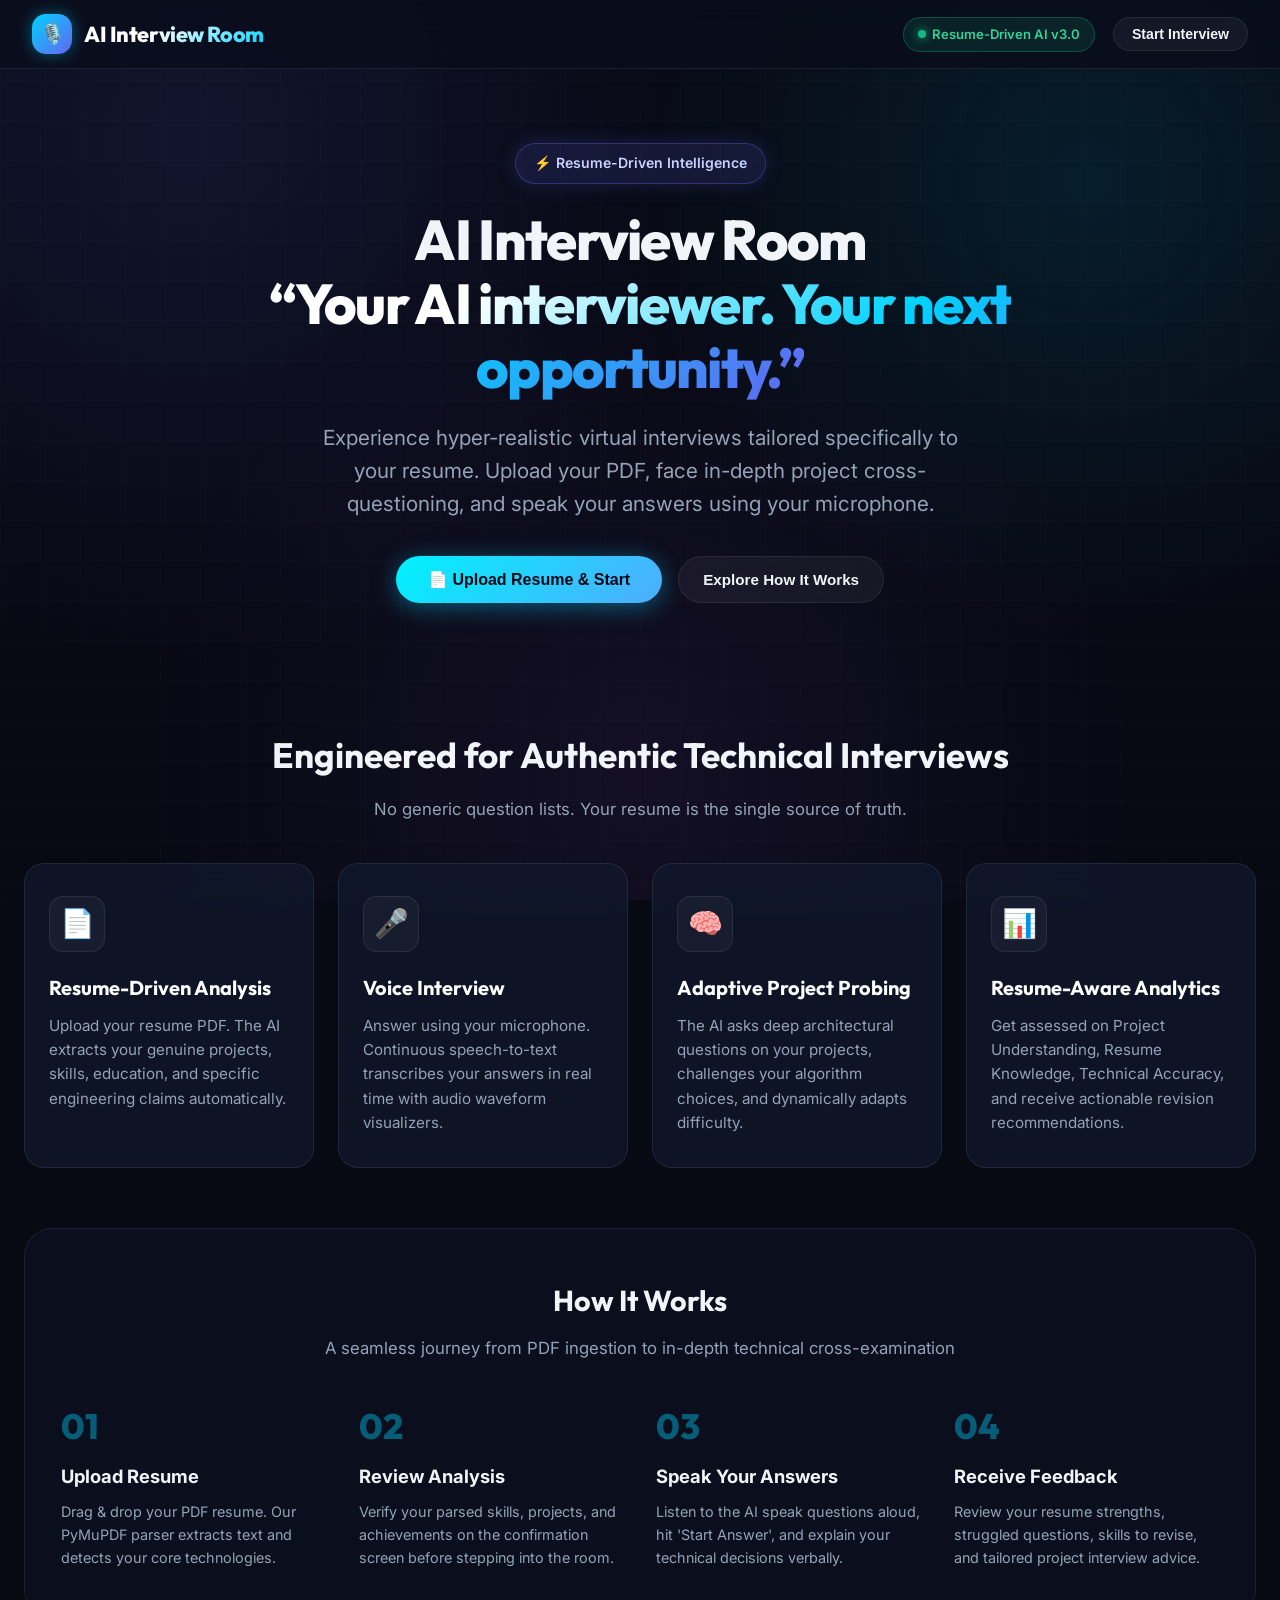
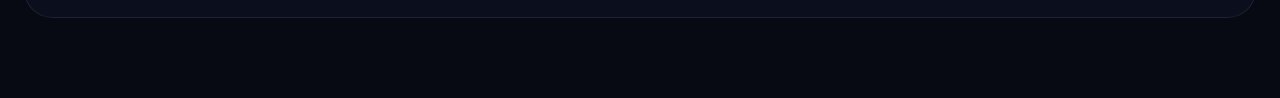
<file: templates/index.html>
<!DOCTYPE html>
<html lang="en">
<head>
  <meta charset="UTF-8">
  <meta name="viewport" content="width=device-width, initial-scale=1.0">
  <title>AI Interview Room | Resume-Driven AI Mock Interviews</title>
  <meta name="description" content="AI Interview Room is a realistic resume-driven mock interview system. Upload your resume PDF and experience personalized voice interviews, dynamic project deep dives, and instant performance analysis.">
  <link rel="stylesheet" href="/static/css/style.css">
</head>
<body>

  <!-- =========================================================================
       NAVIGATION BAR
       ========================================================================= -->
  <header>
    <nav class="navbar">
      <div class="nav-container">
        <a class="brand-logo" id="navBrandLink">
          <div class="brand-icon">🎙️</div>
          <span class="brand-name">AI Interview Room</span>
        </a>
        <div class="nav-links">
          <div class="nav-badge">
            <span class="pulse-dot"></span>
            <span>Resume-Driven AI v3.0</span>
          </div>
          <button class="btn-secondary" id="navStartBtn" style="padding: 8px 18px; font-size: 0.88rem;">Start Interview</button>
        </div>
      </div>
    </nav>
  </header>

  <!-- =========================================================================
       VIEW 1: LANDING PAGE (HOME)
       ========================================================================= -->
  <main>
    <section class="view-section active" id="homeView">
      <div class="hero-section">
        <div class="hero-tag">
          <span>⚡ Resume-Driven Intelligence</span>
        </div>
        <h1 class="hero-title">
          AI Interview Room<br>
          <span class="gradient-text">“Your AI interviewer. Your next opportunity.”</span>
        </h1>
        <p class="hero-subtitle">
          Experience hyper-realistic virtual interviews tailored specifically to your resume. Upload your PDF, face in-depth project cross-questioning, and speak your answers using your microphone.
        </p>

        <div class="hero-cta-group">
          <button class="btn-primary" id="heroStartBtn">
            <span>📄 Upload Resume & Start</span>
          </button>
          <button class="btn-secondary" id="heroHowItWorksBtn">
            <span>Explore How It Works</span>
          </button>
        </div>
      </div>

      <!-- Features Section -->
      <div class="features-container">
        <div class="section-header">
          <h2 class="section-title">Engineered for Authentic Technical Interviews</h2>
          <p class="section-subtitle">No generic question lists. Your resume is the single source of truth.</p>
        </div>

        <div class="features-grid">
          <div class="feature-card">
            <div class="feature-icon-wrapper">📄</div>
            <h3 class="feature-title">Resume-Driven Analysis</h3>
            <p class="feature-desc">Upload your resume PDF. The AI extracts your genuine projects, skills, education, and specific engineering claims automatically.</p>
          </div>

          <div class="feature-card">
            <div class="feature-icon-wrapper">🎤</div>
            <h3 class="feature-title">Voice Interview</h3>
            <p class="feature-desc">Answer using your microphone. Continuous speech-to-text transcribes your answers in real time with audio waveform visualizers.</p>
          </div>

          <div class="feature-card">
            <div class="feature-icon-wrapper">🧠</div>
            <h3 class="feature-title">Adaptive Project Probing</h3>
            <p class="feature-desc">The AI asks deep architectural questions on your projects, challenges your algorithm choices, and dynamically adapts difficulty.</p>
          </div>

          <div class="feature-card">
            <div class="feature-icon-wrapper">📊</div>
            <h3 class="feature-title">Resume-Aware Analytics</h3>
            <p class="feature-desc">Get assessed on Project Understanding, Resume Knowledge, Technical Accuracy, and receive actionable revision recommendations.</p>
          </div>
        </div>

        <!-- How It Works Section -->
        <div class="how-it-works" id="howItWorksSection">
          <div class="section-header" style="margin-bottom: 24px;">
            <h2 class="section-title" style="font-size: 1.8rem;">How It Works</h2>
            <p class="section-subtitle">A seamless journey from PDF ingestion to in-depth technical cross-examination</p>
          </div>

          <div class="steps-grid">
            <div class="step-card">
              <div class="step-number">01</div>
              <h4 class="step-title">Upload Resume</h4>
              <p class="step-desc">Drag & drop your PDF resume. Our PyMuPDF parser extracts text and detects your core technologies.</p>
            </div>
            <div class="step-card">
              <div class="step-number">02</div>
              <h4 class="step-title">Review Analysis</h4>
              <p class="step-desc">Verify your parsed skills, projects, and achievements on the confirmation screen before stepping into the room.</p>
            </div>
            <div class="step-card">
              <div class="step-number">03</div>
              <h4 class="step-title">Speak Your Answers</h4>
              <p class="step-desc">Listen to the AI speak questions aloud, hit 'Start Answer', and explain your technical decisions verbally.</p>
            </div>
            <div class="step-card">
              <div class="step-number">04</div>
              <h4 class="step-title">Receive Feedback</h4>
              <p class="step-desc">Review your resume strengths, struggled questions, skills to revise, and tailored project interview advice.</p>
            </div>
          </div>
        </div>
      </div>
    </section>

    <!-- =========================================================================
         VIEW 2: RESUME UPLOAD & CONFIRMATION
         ========================================================================= -->
    <section class="view-section" id="setupView">
      <!-- Step A: Upload Resume Screen -->
      <div class="setup-card" id="resumeUploadCard">
        <div class="setup-header">
          <h2 class="setup-title">Upload Your Resume</h2>
          <p class="setup-subtitle">Our AI interviewer will analyze your resume and create a personalized interview.</p>
        </div>

        <div class="upload-dropzone" id="resumeDropzone">
          <div class="dropzone-icon">📄</div>
          <div class="dropzone-text-primary">Drag &amp; Drop your resume PDF here</div>
          <div class="dropzone-text-secondary">or</div>
          <button type="button" class="btn-secondary" id="browseFilesBtn" style="padding: 10px 24px;">
            <span>Browse Files</span>
          </button>
          <input type="file" id="resumeFileInput" accept=".pdf,application/pdf" style="display: none;">
          <div class="dropzone-hint">Supports text-based PDF resumes (max 10MB)</div>
        </div>

        <!-- Selected File Status Badge -->
        <div class="selected-file-chip" id="selectedFileChip" style="display: none;">
          <div class="file-chip-info">
            <span class="file-chip-icon">📑</span>
            <div>
              <div class="file-chip-name" id="selectedFileName">resume.pdf</div>
              <div class="file-chip-size" id="selectedFileSize">1.2 MB</div>
            </div>
          </div>
          <button type="button" class="file-chip-remove" id="removeFileBtn" title="Remove selected file">&times;</button>
        </div>

        <!-- Upload & Analysis Action -->
        <div style="text-align: center; margin-top: 28px;">
          <button type="button" class="btn-primary" id="analyzeResumeBtn" style="width: 100%; padding: 18px;" disabled>
            <span>⚡ Analyze Resume</span>
          </button>
        </div>

        <!-- Progress State -->
        <div class="evaluating-banner" id="uploadProgressBanner" style="display: none; margin-top: 20px;">
          <div class="spinner"></div>
          <span id="uploadProgressText">Extracting PDF text and analyzing your technical profile...</span>
        </div>
      </div>

      <!-- Step B: Resume Analysis Confirmation Screen (Initially Hidden) -->
      <div class="setup-card" id="resumeConfirmationCard" style="display: none;">
        <div class="confirmation-badge-row">
          <span class="confirmation-pill">Resume Analysis Complete ✓</span>
        </div>

        <div class="setup-header" style="margin-bottom: 24px; text-align: left;">
          <h2 class="setup-title" id="confirmedCandidateName">Sudarshan Reddy</h2>
          <p class="setup-subtitle" id="confirmedCandidateEducation">B.Tech in Computer Science & Engineering</p>
        </div>

        <!-- Detected Skills -->
        <div class="confirmation-section">
          <div class="confirmation-section-title">
            <span>💻</span> Skills Detected (<span id="skillsCountBadge">0</span>)
          </div>
          <div class="skills-tag-cloud" id="confirmedSkillsList">
            <!-- Skill chips populated here -->
          </div>
        </div>

        <!-- Projects Detected -->
        <div class="confirmation-section">
          <div class="confirmation-section-title">
            <span>🚀</span> Projects Detected (<span id="projectsCountBadge">0</span>)
          </div>
          <div class="projects-confirmation-list" id="confirmedProjectsList">
            <!-- Project cards populated here -->
          </div>
        </div>

        <!-- Certifications & Experience Grid -->
        <div class="confirmation-grid-2">
          <div class="confirmation-section">
            <div class="confirmation-section-title">
              <span>📜</span> Certifications
            </div>
            <div id="confirmedCertsList" class="confirmation-subtext">No certifications detected</div>
          </div>

          <div class="confirmation-section">
            <div class="confirmation-section-title">
              <span>💼</span> Experience
            </div>
            <div id="confirmedExpList" class="confirmation-subtext">No professional experience detected</div>
          </div>
        </div>

        <!-- Adaptive Notice Banner -->
        <div class="adaptive-notice-banner" style="margin-top: 24px;">
          <div class="notice-icon">🧠</div>
          <div class="notice-text">
            <strong>“The AI will determine the length of the interview based on your performance.”</strong>
            <div style="font-size: 0.82rem; color: #94a3b8; margin-top: 2px;">
              Your resume is the source of truth. The AI will probe your projects, algorithms, and engineering decisions.
            </div>
          </div>
        </div>

        <!-- Action Buttons -->
        <div class="confirmation-actions-row">
          <button type="button" class="btn-primary" id="launchInterviewBtn" style="padding: 18px 36px;">
            <span>🎙️ Start AI Interview</span>
          </button>
          <button type="button" class="btn-secondary" id="reuploadResumeBtn" style="padding: 18px 24px;">
            <span>Upload Different Resume</span>
          </button>
        </div>
      </div>
    </section>

    <!-- =========================================================================
         VIEW 3: AI INTERVIEW ROOM
         ========================================================================= -->
    <section class="view-section" id="roomView">
      <!-- Room Topbar -->
      <div class="room-topbar">
        <div class="room-meta-left">
          <div class="interview-badge" id="roomTypeBadge">Resume-Driven Interview</div>
          <div class="difficulty-badge diff-medium" id="roomDifficultyBadge">Medium</div>
          <div class="room-timer" title="Elapsed interview duration">
            <span>⏱️</span>
            <span id="interviewElapsedTimer">00:00</span>
          </div>
        </div>

        <div class="room-meta-right">
          <button class="btn-icon-toggle" id="ttsVoiceToggle" title="Mute/Unmute AI Voice">
            <span id="ttsIcon">🔊</span>
          </button>
          <button class="btn-icon-toggle" id="webcamToggle" title="Toggle Webcam Preview">
            <span id="camIcon">📷</span>
          </button>
          <button class="btn-end-interview" id="earlyEndBtn">End Interview</button>
        </div>
      </div>

      <!-- Video Grid (AI Interviewer & Candidate) -->
      <div class="interview-video-grid">
        <!-- AI Interviewer Tile -->
        <div class="video-card ai-card" id="aiVideoCard">
          <div style="display: flex; justify-content: space-between; width: 100%;">
            <span style="font-size: 0.85rem; font-weight: 700; color: #818cf8;">AI INTERVIEWER</span>
            <span id="aiVoiceModelLabel" style="font-size: 0.78rem; color: #94a3b8;">Neural Voice</span>
          </div>

          <div class="ai-card-content">
            <div class="avatar-container">
              <div class="avatar-ring avatar-ring-1"></div>
              <div class="avatar-ring avatar-ring-2"></div>
              <div class="avatar-core" id="aiAvatarCore">🤖</div>
            </div>

            <div class="ai-status-tag" id="aiStatusTag">
              <div class="sound-waves" id="aiSoundWaves">
                <span class="sound-bar"></span>
                <span class="sound-bar"></span>
                <span class="sound-bar"></span>
                <span class="sound-bar"></span>
                <span class="sound-bar"></span>
              </div>
              <span id="aiStatusText">AI Ready</span>
            </div>
          </div>

          <div style="font-size: 0.8rem; color: var(--text-dim); text-align: center;">
            Grounding Source: Candidate Resume
          </div>
        </div>

        <!-- Candidate Video Tile -->
        <div class="video-card candidate-card" id="candidateVideoCard">
          <video id="webcamVideoElement" class="webcam-stream" autoplay playsinline muted></video>
          
          <div class="candidate-avatar-placeholder" id="candidatePlaceholder">
            <div class="candidate-avatar-circle">🎓</div>
            <span style="font-size: 0.9rem; color: var(--text-muted);">Webcam Preview Available</span>
          </div>

          <div class="candidate-name-overlay">
            <span id="candidateDisplayName">Alex Rivera</span> &bull; <span id="candidateDisplayCollege">University</span>
          </div>

          <div class="audio-level-meter" id="audioLevelMeter">
            <div class="audio-level-fill" id="audioLevelFill"></div>
          </div>
        </div>
      </div>

      <!-- Question Banner Card -->
      <div class="question-banner-card">
        <div class="question-meta-row">
          <div class="question-counter-pill">
            <span>❓</span>
            <span id="questionCounterLabel">Question 1</span>
          </div>
          <div style="display: flex; gap: 10px; align-items: center;">
            <span class="question-category-tag" id="questionCategoryTag">Introduction</span>
            <div id="followupBadgeContainer" style="display: none;">
              <span class="followup-badge">🧠 Follow-up</span>
            </div>
          </div>
        </div>

        <div class="question-text-box" id="questionTextBox">
          Loading question from interviewer...
        </div>
      </div>

      <!-- Microphone & Answer Panel -->
      <div class="mic-interaction-panel">
        <div class="mic-status-row">
          <div class="mic-status-indicator" id="micStatusIndicator">
            <div class="recording-dot" id="recordingDot"></div>
            <span id="micStatusText">Microphone Ready. Click Start Answer to speak.</span>
          </div>
          <div class="recording-timer" id="recordingTimer">00:00</div>
        </div>

        <!-- Live Transcript Box -->
        <div class="transcript-container">
          <div class="transcript-label">Transcribed Answer (Editable)</div>
          <div class="transcript-content" id="liveTranscriptBox" contenteditable="true" spellcheck="false" placeholder="Your transcribed answer will appear here in real-time as you speak..."></div>
        </div>

        <!-- Microphone Controls -->
        <div class="mic-controls-row">
          <div class="mic-primary-actions">
            <!-- Start Answer Button -->
            <button class="btn-mic-action btn-start-answer" id="startAnswerBtn">
              <span>🎤</span>
              <span>Start Answer</span>
            </button>

            <!-- Stop Answer Button -->
            <button class="btn-mic-action btn-stop-answer" id="stopAnswerBtn">
              <span>⏹️</span>
              <span>Stop Answer</span>
            </button>

            <!-- Retry Recording Button -->
            <button class="btn-retry" id="retryAnswerBtn" title="Discard and re-record your answer">
              <span>🔄 Retry</span>
            </button>
          </div>

          <div>
            <!-- Submit Answer Button -->
            <button class="btn-mic-action btn-submit-answer" id="submitAnswerBtn" disabled>
              <span>🚀 Submit Answer</span>
            </button>
          </div>
        </div>

        <!-- Evaluating Banner -->
        <div class="evaluating-banner" id="evaluatingBanner">
          <div class="spinner"></div>
          <span>AI is analyzing your response against your resume claims...</span>
        </div>
      </div>
    </section>

    <!-- =========================================================================
         VIEW 4: RESUME-AWARE PERFORMANCE ANALYSIS DASHBOARD
         ========================================================================= -->
    <section class="view-section" id="reportView">
      <div class="report-header-card">
        <!-- Circular Score Ring -->
        <div class="score-gauge-container">
          <div class="score-circle" id="reportScoreCircle" style="--score-pct: 85;">
            <div class="score-circle-inner">
              <span class="score-value" id="reportOverallScore">85</span>
              <span class="score-total">/ 100</span>
            </div>
          </div>
        </div>

        <!-- Candidate & Verdict Meta -->
        <div class="report-meta">
          <div style="margin-bottom: 12px;">
            <span class="recommendation-pill badge-strong-hire" id="reportRecBadge">Strong Hire</span>
          </div>
          <h2 id="reportCandidateTitle">Interview Performance Analysis</h2>
          <p id="reportSummaryVerdict">
            Comprehensive resume verification completed.
          </p>
          <div style="display: flex; gap: 24px; font-size: 0.9rem; color: var(--text-muted); flex-wrap: wrap;">
            <div><strong>Education:</strong> <span id="reportMetaEducation">B.Tech</span></div>
            <div><strong>Skills Evaluated:</strong> <span id="reportMetaSkills">8</span></div>
            <div><strong>Questions:</strong> <span id="reportMetaQuestions">5</span></div>
            <div><strong>Duration:</strong> <span id="reportMetaDuration">08:42</span></div>
          </div>
        </div>
      </div>

      <!-- Metric Bars and Strengths Grid -->
      <div class="report-grid-2">
        <!-- 6 Core Resume & Technical Metrics -->
        <div class="report-subcard">
          <h3 class="subcard-title">
            <span>📊</span> Competency Breakdown
          </h3>

          <div class="metric-row">
            <div class="metric-info">
              <span>Technical Knowledge</span>
              <span id="metricAccuracyVal">88%</span>
            </div>
            <div class="metric-bar-bg">
              <div class="metric-bar-fill" id="metricAccuracyBar" style="width: 88%;"></div>
            </div>
          </div>

          <div class="metric-row">
            <div class="metric-info">
              <span>Project Understanding</span>
              <span id="metricProjVal">85%</span>
            </div>
            <div class="metric-bar-bg">
              <div class="metric-bar-fill" id="metricProjBar" style="width: 85%;"></div>
            </div>
          </div>

          <div class="metric-row">
            <div class="metric-info">
              <span>Resume Knowledge & Authenticity</span>
              <span id="metricAuthVal">90%</span>
            </div>
            <div class="metric-bar-bg">
              <div class="metric-bar-fill" id="metricAuthBar" style="width: 90%;"></div>
            </div>
          </div>

          <div class="metric-row">
            <div class="metric-info">
              <span>Problem Solving & Depth</span>
              <span id="metricDepthVal">80%</span>
            </div>
            <div class="metric-bar-bg">
              <div class="metric-bar-fill" id="metricDepthBar" style="width: 80%;"></div>
            </div>
          </div>

          <div class="metric-row">
            <div class="metric-info">
              <span>Communication</span>
              <span id="metricClarityVal">85%</span>
            </div>
            <div class="metric-bar-bg">
              <div class="metric-bar-fill" id="metricClarityBar" style="width: 85%;"></div>
            </div>
          </div>

          <div class="metric-row">
            <div class="metric-info">
              <span>Confidence</span>
              <span id="metricConfidenceVal">86%</span>
            </div>
            <div class="metric-bar-bg">
              <div class="metric-bar-fill" id="metricConfidenceBar" style="width: 86%;"></div>
            </div>
          </div>
        </div>

        <!-- Resume Strengths & Weak Areas -->
        <div class="report-subcard">
          <h3 class="subcard-title">
            <span>🎯</span> Resume Strengths & Gaps
          </h3>

          <div style="margin-bottom: 20px;">
            <div style="font-size: 0.85rem; font-weight: 700; color: #34d399; margin-bottom: 8px; text-transform: uppercase;">
              Resume Strengths
            </div>
            <ul class="bullet-list" id="reportStrengthsList">
              <li class="bullet-item"><span class="bullet-icon">✅</span> Confirmed strong grasp of project architecture.</li>
            </ul>
          </div>

          <div style="margin-bottom: 20px;">
            <div style="font-size: 0.85rem; font-weight: 700; color: #fb7185; margin-bottom: 8px; text-transform: uppercase;">
              Weak Areas
            </div>
            <ul class="bullet-list" id="reportImprovementsList">
              <li class="bullet-item"><span class="bullet-icon">💡</span> Review specific algorithm benchmarks and trade-offs.</li>
            </ul>
          </div>
        </div>
      </div>

      <!-- Revision Recommendations (Skills to Revise & Project Topics to Prepare) -->
      <div class="report-grid-2">
        <div class="report-subcard">
          <h3 class="subcard-title">
            <span>📚</span> Skills You Should Revise
          </h3>
          <div class="skills-tag-cloud" id="reportSkillsToRevise">
            <span class="skill-tag">Python</span>
          </div>
        </div>

        <div class="report-subcard">
          <h3 class="subcard-title">
            <span>🛠️</span> Project Topics You Should Prepare
          </h3>
          <ul class="bullet-list" id="reportProjectTopics">
            <li class="bullet-item"><span class="bullet-icon">📌</span> Review system design and pipeline latency.</li>
          </ul>
        </div>
      </div>

      <!-- Question-by-Question Breakdown -->
      <div class="report-subcard" style="margin-bottom: 32px;">
        <h3 class="subcard-title">
          <span>📝</span> Question-by-Question Audit
        </h3>
        <div class="question-breakdown-list" id="reportQuestionsList">
          <!-- Dynamically populated question cards -->
        </div>
      </div>

      <!-- Report Action Buttons -->
      <div class="report-actions-row">
        <button class="btn-primary" id="reportPrintBtn">
          <span>🖨️ Print / Save Report (PDF)</span>
        </button>
        <button class="btn-secondary" id="reportRetakeBtn">
          <span>🔄 Practice with Another Resume</span>
        </button>
      </div>
    </section>
  </main>

  <!-- Toast Notification Container -->
  <div class="toast-container" id="toastContainer"></div>

  <!-- Scripts -->
  <script src="/static/js/speech.js"></script>
  <script src="/static/js/app.js"></script>
</body>
</html>
</file>
<file: static/css/style.css>
/* ==========================================================================
   AI INTERVIEW ROOM - DESIGN SYSTEM & STYLESHEET (Auth & Dashboard v3.5)
   Aesthetics: Deep Space Dark Theme, Glassmorphism, Neon Cyan & Indigo Accents
   ========================================================================== */

@import url('https://fonts.googleapis.com/css2?family=Inter:wght@300;400;500;600;700;800&family=Outfit:wght@400;500;600;700;800&family=JetBrains+Mono:wght@400;500&display=swap');

:root {
  --bg-dark: #070913;
  --bg-surface: #0e1326;
  --bg-card: rgba(18, 26, 48, 0.7);
  --bg-card-hover: rgba(26, 37, 68, 0.85);
  --border-subtle: rgba(255, 255, 255, 0.08);
  --border-glow: rgba(0, 210, 255, 0.35);
  
  --text-main: #f1f5f9;
  --text-muted: #94a3b8;
  --text-dim: #64748b;

  --accent-cyan: #00d2ff;
  --accent-cyan-glow: rgba(0, 210, 255, 0.4);
  --accent-indigo: #6366f1;
  --accent-indigo-glow: rgba(99, 102, 241, 0.35);
  --accent-purple: #a855f7;
  --accent-emerald: #10b981;
  --accent-emerald-glow: rgba(16, 185, 129, 0.3);
  --accent-amber: #f59e0b;
  --accent-rose: #f43f5e;
  --accent-rose-glow: rgba(244, 63, 94, 0.35);

  --font-sans: 'Inter', -apple-system, BlinkMacSystemFont, sans-serif;
  --font-display: 'Outfit', sans-serif;
  --font-mono: 'JetBrains Mono', monospace;

  --radius-sm: 8px;
  --radius-md: 14px;
  --radius-lg: 20px;
  --radius-xl: 28px;
  --radius-full: 9999px;

  --shadow-sm: 0 4px 12px rgba(0, 0, 0, 0.25);
  --shadow-md: 0 8px 24px rgba(0, 0, 0, 0.35);
  --shadow-lg: 0 16px 40px rgba(0, 0, 0, 0.45);
  --shadow-glow: 0 0 30px rgba(0, 210, 255, 0.2);

  --transition-fast: 0.18s ease;
  --transition-normal: 0.3s cubic-bezier(0.16, 1, 0.3, 1);
}

*, *::before, *::after {
  box-sizing: border-box;
  margin: 0;
  padding: 0;
}

.skip-link {
  position: fixed;
  top: 12px;
  left: 12px;
  z-index: 1000;
  padding: 10px 16px;
  border-radius: var(--radius-sm);
  background: var(--accent-cyan);
  color: var(--bg-dark);
  font-weight: 700;
  text-decoration: none;
  transform: translateY(calc(-100% - 16px));
}

.skip-link:focus {
  transform: translateY(0);
}

body {
  font-family: var(--font-sans);
  background-color: var(--bg-dark);
  color: var(--text-main);
  line-height: 1.6;
  min-height: 100vh;
  overflow-x: hidden;
  position: relative;
  background-image: 
    radial-gradient(circle at 15% 15%, rgba(99, 102, 241, 0.12) 0%, transparent 40%),
    radial-gradient(circle at 85% 20%, rgba(0, 210, 255, 0.10) 0%, transparent 35%),
    radial-gradient(circle at 50% 85%, rgba(168, 85, 247, 0.08) 0%, transparent 50%);
  background-attachment: fixed;
}

body::before {
  content: '';
  position: fixed;
  top: 0;
  left: 0;
  width: 100%;
  height: 100%;
  background-image: 
    linear-gradient(to right, rgba(255, 255, 255, 0.02) 1px, transparent 1px),
    linear-gradient(to bottom, rgba(255, 255, 255, 0.02) 1px, transparent 1px);
  background-size: 40px 40px;
  pointer-events: none;
  z-index: -1;
}

/* ==========================================================================
   NAVIGATION BAR
   ========================================================================== */

.navbar {
  position: sticky;
  top: 0;
  z-index: 100;
  backdrop-filter: blur(16px);
  -webkit-backdrop-filter: blur(16px);
  background: rgba(10, 14, 28, 0.85);
  border-bottom: 1px solid var(--border-subtle);
  padding: 14px 32px;
}

.nav-container {
  max-width: 1280px;
  margin: 0 auto;
  display: flex;
  align-items: center;
  justify-content: space-between;
}

.brand-logo {
  display: flex;
  align-items: center;
  gap: 12px;
  text-decoration: none;
  color: var(--text-main);
  cursor: pointer;
}

.brand-icon {
  width: 40px;
  height: 40px;
  border-radius: var(--radius-md);
  background: linear-gradient(135deg, var(--accent-cyan), var(--accent-indigo));
  display: flex;
  align-items: center;
  justify-content: center;
  font-size: 20px;
  box-shadow: 0 0 16px var(--accent-cyan-glow);
}

.brand-name {
  font-family: var(--font-display);
  font-weight: 800;
  font-size: 1.35rem;
  letter-spacing: -0.02em;
  background: linear-gradient(135deg, #ffffff 40%, var(--accent-cyan));
  -webkit-background-clip: text;
  -webkit-text-fill-color: transparent;
}

.nav-links {
  display: flex;
  align-items: center;
  gap: 18px;
}

.nav-badge {
  display: inline-flex;
  align-items: center;
  gap: 6px;
  padding: 6px 14px;
  border-radius: var(--radius-full);
  background: rgba(16, 185, 129, 0.12);
  border: 1px solid rgba(16, 185, 129, 0.3);
  color: #34d399;
  font-size: 0.82rem;
  font-weight: 600;
}

.pulse-dot {
  width: 8px;
  height: 8px;
  border-radius: 50%;
  background: #10b981;
  box-shadow: 0 0 10px #10b981;
  animation: pulse-ring 1.8s infinite;
}

@keyframes pulse-ring {
  0% { transform: scale(0.9); opacity: 0.9; }
  50% { transform: scale(1.3); opacity: 1; box-shadow: 0 0 14px #10b981; }
  100% { transform: scale(0.9); opacity: 0.9; }
}

.nav-item-link {
  color: var(--text-muted);
  text-decoration: none;
  font-size: 0.92rem;
  font-weight: 600;
  padding: 6px 12px;
  border-radius: var(--radius-md);
  transition: all var(--transition-fast);
}

.nav-item-link:hover, .nav-item-link.active {
  color: #fff;
  background: rgba(255, 255, 255, 0.06);
}

.user-profile-menu {
  display: flex;
  align-items: center;
  gap: 12px;
  padding-left: 8px;
  border-left: 1px solid var(--border-subtle);
}

.user-profile-chip {
  display: flex;
  align-items: center;
  gap: 8px;
  background: rgba(255, 255, 255, 0.05);
  border: 1px solid var(--border-subtle);
  padding: 6px 14px;
  border-radius: var(--radius-full);
  font-size: 0.88rem;
  font-weight: 600;
  color: #e2e8f0;
}

.btn-logout {
  color: var(--text-dim);
  text-decoration: none;
  font-size: 0.85rem;
  font-weight: 600;
  transition: color var(--transition-fast);
}

.btn-logout:hover {
  color: var(--accent-rose);
}

/* Flash alerts */
.flash-messages-container {
  max-width: 820px;
  margin: 16px auto 0;
  padding: 0 24px;
}

.flash-alert {
  display: flex;
  align-items: center;
  gap: 12px;
  padding: 14px 20px;
  border-radius: var(--radius-md);
  margin-bottom: 12px;
  font-size: 0.92rem;
  font-weight: 600;
  backdrop-filter: blur(8px);
}

.flash-error {
  background: rgba(244, 63, 94, 0.15);
  border: 1px solid rgba(244, 63, 94, 0.4);
  color: #fda4af;
}

.flash-success {
  background: rgba(16, 185, 129, 0.15);
  border: 1px solid rgba(16, 185, 129, 0.4);
  color: #6ee7b7;
}

.flash-info {
  background: rgba(0, 210, 255, 0.15);
  border: 1px solid rgba(0, 210, 255, 0.4);
  color: #7dd3fc;
}

/* ==========================================================================
   VIEW CONTAINERS & BUTTONS
   ========================================================================== */

.view-section {
  display: none;
  opacity: 0;
  transform: translateY(12px);
  transition: opacity 0.35s ease, transform 0.35s ease;
  max-width: 1280px;
  margin: 0 auto;
  padding: 24px 24px 80px;
}

.view-section.active {
  display: block;
  opacity: 1;
  transform: translateY(0);
}

.btn-primary {
  display: inline-flex;
  align-items: center;
  justify-content: center;
  gap: 10px;
  padding: 14px 32px;
  font-size: 1rem;
  font-weight: 700;
  color: #070913;
  background: linear-gradient(135deg, #00f2fe 0%, #4facfe 100%);
  border: none;
  border-radius: var(--radius-full);
  cursor: pointer;
  text-decoration: none;
  box-shadow: 0 4px 24px rgba(0, 210, 255, 0.4);
  transition: all var(--transition-normal);
}

.btn-primary:hover {
  transform: translateY(-2px);
  box-shadow: 0 8px 32px rgba(0, 210, 255, 0.6);
  filter: brightness(1.1);
}

.btn-primary:disabled {
  opacity: 0.45;
  cursor: not-allowed;
  transform: none;
  box-shadow: none;
}

.btn-secondary {
  display: inline-flex;
  align-items: center;
  justify-content: center;
  gap: 8px;
  padding: 14px 24px;
  font-size: 0.95rem;
  font-weight: 600;
  color: var(--text-main);
  background: rgba(255, 255, 255, 0.05);
  border: 1px solid var(--border-subtle);
  border-radius: var(--radius-full);
  cursor: pointer;
  text-decoration: none;
  backdrop-filter: blur(8px);
  transition: all var(--transition-fast);
}

.btn-secondary:hover {
  background: rgba(255, 255, 255, 0.1);
  border-color: rgba(255, 255, 255, 0.25);
}

/* ==========================================================================
   AUTHENTICATION VIEWS (LOGIN & SIGNUP)
   ========================================================================== */

.auth-view-section {
  display: flex;
  align-items: center;
  justify-content: center;
  min-height: calc(80vh - 80px);
  padding: 40px 16px;
}

.auth-card {
  width: 100%;
  max-width: 480px;
  margin: 0 auto;
  background: var(--bg-card);
  border: 1px solid var(--border-subtle);
  border-radius: var(--radius-xl);
  padding: 40px 36px;
  backdrop-filter: blur(16px);
  box-shadow: var(--shadow-lg);
  position: relative;
  overflow: hidden;
}

.auth-card::before {
  content: '';
  position: absolute;
  top: 0;
  left: 0;
  width: 100%;
  height: 4px;
  background: linear-gradient(90deg, var(--accent-cyan), var(--accent-indigo));
}

.auth-header {
  text-align: center;
  margin-bottom: 28px;
}

.auth-icon-circle {
  width: 52px;
  height: 52px;
  border-radius: 50%;
  background: rgba(99, 102, 241, 0.18);
  border: 1px solid rgba(99, 102, 241, 0.4);
  display: flex;
  align-items: center;
  justify-content: center;
  font-size: 24px;
  margin: 0 auto 16px;
  box-shadow: 0 0 20px rgba(99, 102, 241, 0.25);
}

.auth-title {
  font-family: var(--font-display);
  font-size: 1.85rem;
  font-weight: 800;
  margin-bottom: 8px;
  color: #fff;
}

.auth-subtitle {
  color: var(--text-muted);
  font-size: 0.92rem;
}

.auth-alert-box {
  display: flex;
  align-items: center;
  gap: 10px;
  padding: 12px 16px;
  border-radius: var(--radius-md);
  background: rgba(244, 63, 94, 0.15);
  border: 1px solid rgba(244, 63, 94, 0.4);
  color: #fda4af;
  font-size: 0.88rem;
  font-weight: 600;
  margin-bottom: 20px;
}

.auth-form {
  display: flex;
  flex-direction: column;
  gap: 18px;
}

.form-field {
  display: flex;
  flex-direction: column;
  gap: 6px;
}

.form-field label {
  font-size: 0.88rem;
  font-weight: 600;
  color: var(--text-muted);
}

.form-input {
  background: rgba(255, 255, 255, 0.04);
  border: 1px solid var(--border-subtle);
  border-radius: var(--radius-md);
  padding: 13px 16px;
  font-size: 0.95rem;
  color: var(--text-main);
  font-family: var(--font-sans);
  outline: none;
  transition: all var(--transition-fast);
}

.form-input:focus {
  border-color: var(--accent-cyan);
  box-shadow: 0 0 14px var(--accent-cyan-glow);
  background: rgba(255, 255, 255, 0.07);
}

.form-grid-2 {
  display: grid;
  grid-template-columns: 1fr 1fr;
  gap: 16px;
}

.auth-options-row {
  display: flex;
  align-items: center;
  justify-content: space-between;
  font-size: 0.88rem;
}

.remember-me-checkbox {
  display: flex;
  align-items: center;
  gap: 8px;
  color: var(--text-muted);
  cursor: pointer;
}

.auth-field-error {
  color: #fb7185;
  font-size: 0.82rem;
  font-weight: 600;
  margin-top: -6px;
}

.auth-footer {
  text-align: center;
  margin-top: 24px;
  padding-top: 20px;
  border-top: 1px solid var(--border-subtle);
  font-size: 0.9rem;
  color: var(--text-muted);
}

.auth-link {
  color: var(--accent-cyan);
  font-weight: 700;
  text-decoration: none;
  margin-left: 6px;
  transition: color var(--transition-fast);
}

.auth-link:hover {
  text-decoration: underline;
}

/* ==========================================================================
   DASHBOARD VIEW
   ========================================================================== */

.dashboard-view-section {
  max-width: 1200px;
  margin: 0 auto;
}

.dashboard-welcome-card {
  display: flex;
  align-items: center;
  justify-content: space-between;
  background: var(--bg-card);
  border: 1px solid var(--border-subtle);
  border-radius: var(--radius-xl);
  padding: 36px 40px;
  backdrop-filter: blur(16px);
  box-shadow: var(--shadow-md);
  margin-bottom: 28px;
  gap: 24px;
  position: relative;
  overflow: hidden;
}

.dashboard-welcome-card::before {
  content: '';
  position: absolute;
  top: 0;
  left: 0;
  width: 4px;
  height: 100%;
  background: linear-gradient(180deg, var(--accent-cyan), var(--accent-indigo));
}

.welcome-pill {
  display: inline-flex;
  align-items: center;
  gap: 6px;
  padding: 4px 12px;
  border-radius: var(--radius-full);
  background: rgba(99, 102, 241, 0.18);
  border: 1px solid rgba(99, 102, 241, 0.35);
  color: #c7d2fe;
  font-size: 0.8rem;
  font-weight: 700;
  margin-bottom: 10px;
}

.dashboard-greeting {
  font-family: var(--font-display);
  font-size: 2.1rem;
  font-weight: 800;
  color: #fff;
  margin-bottom: 8px;
}

.dashboard-subheading {
  color: var(--text-muted);
  font-size: 1rem;
  max-width: 600px;
}

.dashboard-stats-grid {
  display: grid;
  grid-template-columns: repeat(auto-fit, minmax(220px, 1fr));
  gap: 20px;
  margin-bottom: 32px;
}

.stat-card {
  background: var(--bg-card);
  border: 1px solid var(--border-subtle);
  border-radius: var(--radius-lg);
  padding: 24px;
  display: flex;
  align-items: center;
  gap: 18px;
  backdrop-filter: blur(12px);
  transition: all var(--transition-normal);
}

.stat-card:hover {
  transform: translateY(-3px);
  border-color: rgba(255, 255, 255, 0.15);
}

.stat-icon-wrapper {
  width: 48px;
  height: 48px;
  border-radius: var(--radius-md);
  background: rgba(255, 255, 255, 0.04);
  border: 1px solid var(--border-subtle);
  display: flex;
  align-items: center;
  justify-content: center;
  font-size: 22px;
}

.stat-label {
  font-size: 0.82rem;
  font-weight: 600;
  color: var(--text-muted);
  margin-bottom: 4px;
}

.stat-value {
  font-family: var(--font-display);
  font-size: 1.8rem;
  font-weight: 800;
  color: #fff;
}

/* History Section */
.dashboard-history-section {
  background: var(--bg-card);
  border: 1px solid var(--border-subtle);
  border-radius: var(--radius-xl);
  padding: 32px;
  backdrop-filter: blur(16px);
  box-shadow: var(--shadow-md);
}

.section-title-row {
  display: flex;
  align-items: center;
  justify-content: space-between;
  margin-bottom: 24px;
}

.history-title {
  font-family: var(--font-display);
  font-size: 1.35rem;
  font-weight: 700;
  display: flex;
  align-items: center;
  gap: 10px;
}

.history-count-badge {
  font-size: 0.82rem;
  font-weight: 600;
  padding: 4px 12px;
  border-radius: var(--radius-full);
  background: rgba(255, 255, 255, 0.05);
  border: 1px solid var(--border-subtle);
  color: var(--text-muted);
}

.history-table-container {
  overflow-x: auto;
}

.history-table {
  width: 100%;
  border-collapse: collapse;
  text-align: left;
}

.history-table th {
  padding: 12px 16px;
  font-size: 0.82rem;
  font-weight: 700;
  text-transform: uppercase;
  letter-spacing: 0.05em;
  color: var(--text-dim);
  border-bottom: 1px solid var(--border-subtle);
}

.history-table td {
  padding: 18px 16px;
  font-size: 0.92rem;
  border-bottom: 1px solid rgba(255, 255, 255, 0.04);
  color: #e2e8f0;
}

.history-table tr:hover td {
  background: rgba(255, 255, 255, 0.02);
}

.session-type-cell {
  display: flex;
  align-items: center;
  gap: 12px;
}

.type-icon {
  font-size: 20px;
}

.session-type-title {
  font-weight: 700;
  color: #fff;
}

.session-id-sub {
  font-family: var(--font-mono);
  font-size: 0.75rem;
  color: var(--text-dim);
}

.score-pill {
  display: inline-flex;
  align-items: center;
  padding: 4px 12px;
  border-radius: var(--radius-full);
  font-family: var(--font-mono);
  font-size: 0.88rem;
  font-weight: 700;
}

.score-high {
  background: rgba(16, 185, 129, 0.18);
  border: 1px solid rgba(16, 185, 129, 0.4);
  color: #34d399;
}

.score-mid {
  background: rgba(0, 210, 255, 0.18);
  border: 1px solid rgba(0, 210, 255, 0.4);
  color: #38bdf8;
}

.score-low {
  background: rgba(245, 158, 11, 0.18);
  border: 1px solid rgba(245, 158, 11, 0.4);
  color: #fbbf24;
}

.verdict-tag {
  font-size: 0.82rem;
  font-weight: 600;
  color: var(--text-muted);
}

.date-cell, .duration-cell {
  font-family: var(--font-mono);
  font-size: 0.85rem;
  color: var(--text-muted);
}

.empty-history-card {
  text-align: center;
  padding: 48px 24px;
}

.empty-icon {
  font-size: 48px;
  margin-bottom: 12px;
  opacity: 0.6;
}

.empty-title {
  font-family: var(--font-display);
  font-size: 1.25rem;
  font-weight: 700;
  color: #fff;
  margin-bottom: 6px;
}

.empty-desc {
  color: var(--text-muted);
  font-size: 0.92rem;
  max-width: 480px;
  margin: 0 auto;
}

/* Modal Overlay */
.modal-overlay {
  position: fixed;
  top: 0;
  left: 0;
  width: 100%;
  height: 100%;
  background: rgba(5, 8, 18, 0.85);
  backdrop-filter: blur(12px);
  z-index: 1000;
  display: flex;
  align-items: center;
  justify-content: center;
  padding: 20px;
}

.modal-card {
  background: #0d1224;
  border: 1px solid var(--border-subtle);
  border-radius: var(--radius-xl);
  width: 100%;
  max-width: 680px;
  max-height: 85vh;
  overflow-y: auto;
  padding: 32px;
  box-shadow: var(--shadow-lg);
  position: relative;
}

.modal-header {
  display: flex;
  align-items: center;
  justify-content: space-between;
  margin-bottom: 20px;
  padding-bottom: 16px;
  border-bottom: 1px solid var(--border-subtle);
}

.modal-title {
  font-family: var(--font-display);
  font-size: 1.3rem;
  font-weight: 800;
  color: #fff;
}

.modal-close-btn {
  background: transparent;
  border: none;
  font-size: 28px;
  color: var(--text-muted);
  cursor: pointer;
  line-height: 1;
}

.modal-close-btn:hover {
  color: #fff;
}

/* ==========================================================================
   LANDING HERO & FEATURES
   ========================================================================== */

.hero-section {
  text-align: center;
  padding: 50px 16px 36px;
  max-width: 900px;
  margin: 0 auto;
}

.hero-tag {
  display: inline-flex;
  align-items: center;
  gap: 8px;
  padding: 8px 18px;
  border-radius: var(--radius-full);
  background: rgba(99, 102, 241, 0.14);
  border: 1px solid rgba(99, 102, 241, 0.35);
  color: #c7d2fe;
  font-size: 0.88rem;
  font-weight: 600;
  margin-bottom: 24px;
  box-shadow: 0 0 20px rgba(99, 102, 241, 0.2);
}

.hero-title {
  font-family: var(--font-display);
  font-size: 3.5rem;
  font-weight: 800;
  line-height: 1.15;
  letter-spacing: -0.03em;
  margin-bottom: 20px;
}

.hero-title .gradient-text {
  background: linear-gradient(135deg, #ffffff 20%, var(--accent-cyan) 60%, var(--accent-indigo) 100%);
  -webkit-background-clip: text;
  -webkit-text-fill-color: transparent;
}

.hero-subtitle {
  font-size: 1.3rem;
  color: var(--text-muted);
  max-width: 680px;
  margin: 0 auto 36px;
  font-weight: 400;
}

.hero-cta-group {
  display: flex;
  align-items: center;
  justify-content: center;
  gap: 16px;
  flex-wrap: wrap;
  margin-bottom: 48px;
}

.features-container {
  margin-top: 40px;
}

.section-header {
  text-align: center;
  margin-bottom: 40px;
}

.section-title {
  font-family: var(--font-display);
  font-size: 2.2rem;
  font-weight: 700;
  margin-bottom: 12px;
}

.section-subtitle {
  color: var(--text-muted);
  font-size: 1.05rem;
}

.features-grid {
  display: grid;
  grid-template-columns: repeat(auto-fit, minmax(260px, 1fr));
  gap: 24px;
  margin-bottom: 60px;
}

.feature-card {
  background: var(--bg-card);
  border: 1px solid var(--border-subtle);
  border-radius: var(--radius-lg);
  padding: 32px 24px;
  backdrop-filter: blur(12px);
  transition: all var(--transition-normal);
  position: relative;
  overflow: hidden;
}

.feature-card::before {
  content: '';
  position: absolute;
  top: 0;
  left: 0;
  width: 100%;
  height: 3px;
  background: linear-gradient(90deg, transparent, var(--accent-cyan), transparent);
  opacity: 0;
  transition: opacity var(--transition-normal);
}

.feature-card:hover {
  transform: translateY(-6px);
  border-color: var(--border-glow);
  box-shadow: var(--shadow-glow);
  background: var(--bg-card-hover);
}

.feature-card:hover::before {
  opacity: 1;
}

.feature-icon-wrapper {
  width: 56px;
  height: 56px;
  border-radius: var(--radius-md);
  background: rgba(255, 255, 255, 0.04);
  border: 1px solid var(--border-subtle);
  display: flex;
  align-items: center;
  justify-content: center;
  font-size: 28px;
  margin-bottom: 20px;
}

.feature-title {
  font-family: var(--font-display);
  font-size: 1.25rem;
  font-weight: 700;
  margin-bottom: 10px;
  color: #fff;
}

.feature-desc {
  color: var(--text-muted);
  font-size: 0.95rem;
  line-height: 1.6;
}

.how-it-works {
  background: rgba(14, 19, 38, 0.6);
  border: 1px solid var(--border-subtle);
  border-radius: var(--radius-xl);
  padding: 48px 36px;
  margin-top: 40px;
}

.steps-grid {
  display: grid;
  grid-template-columns: repeat(auto-fit, minmax(220px, 1fr));
  gap: 32px;
  margin-top: 36px;
}

.step-card {
  position: relative;
}

.step-number {
  font-family: var(--font-display);
  font-size: 2.2rem;
  font-weight: 800;
  color: var(--accent-cyan);
  opacity: 0.4;
  margin-bottom: 8px;
}

.step-title {
  font-size: 1.15rem;
  font-weight: 700;
  margin-bottom: 8px;
}

.step-desc {
  color: var(--text-muted);
  font-size: 0.9rem;
}

/* ==========================================================================
   RESUME UPLOAD & CONFIRMATION CARDS
   ========================================================================== */

.setup-card {
  max-width: 820px;
  margin: 20px auto;
  background: var(--bg-card);
  border: 1px solid var(--border-subtle);
  border-radius: var(--radius-xl);
  padding: 44px;
  backdrop-filter: blur(16px);
  box-shadow: var(--shadow-lg);
}

.setup-header {
  text-align: center;
  margin-bottom: 32px;
}

.setup-title {
  font-family: var(--font-display);
  font-size: 2.1rem;
  font-weight: 800;
  margin-bottom: 10px;
}

.setup-subtitle {
  color: var(--text-muted);
  font-size: 1rem;
}

.upload-dropzone {
  border: 2px dashed rgba(0, 210, 255, 0.35);
  border-radius: var(--radius-lg);
  background: rgba(0, 210, 255, 0.03);
  padding: 48px 24px;
  text-align: center;
  cursor: pointer;
  transition: all var(--transition-normal);
  display: flex;
  flex-direction: column;
  align-items: center;
  justify-content: center;
  gap: 12px;
}

.upload-dropzone:hover, .upload-dropzone.dragover {
  border-color: var(--accent-cyan);
  background: rgba(0, 210, 255, 0.08);
  box-shadow: 0 0 25px rgba(0, 210, 255, 0.25);
  transform: scale(1.01);
}

.dropzone-icon {
  font-size: 48px;
  margin-bottom: 4px;
  animation: float-icon 3s ease-in-out infinite;
}

@keyframes float-icon {
  0%, 100% { transform: translateY(0); }
  50% { transform: translateY(-6px); }
}

.dropzone-text-primary {
  font-size: 1.2rem;
  font-weight: 700;
  color: #fff;
}

.dropzone-text-secondary {
  color: var(--text-dim);
  font-size: 0.9rem;
}

.dropzone-hint {
  font-size: 0.82rem;
  color: var(--text-muted);
  margin-top: 6px;
}

.selected-file-chip {
  display: flex;
  align-items: center;
  justify-content: space-between;
  padding: 14px 20px;
  background: rgba(99, 102, 241, 0.15);
  border: 1px solid rgba(99, 102, 241, 0.35);
  border-radius: var(--radius-md);
  margin-top: 20px;
}

.file-chip-info {
  display: flex;
  align-items: center;
  gap: 14px;
}

.file-chip-icon {
  font-size: 26px;
}

.file-chip-name {
  font-weight: 700;
  font-size: 0.95rem;
  color: #fff;
}

.file-chip-size {
  font-size: 0.8rem;
  color: var(--text-muted);
}

.file-chip-remove {
  background: transparent;
  border: none;
  color: var(--text-muted);
  font-size: 22px;
  cursor: pointer;
  padding: 4px 8px;
  border-radius: 50%;
  transition: all var(--transition-fast);
}

.file-chip-remove:hover {
  color: var(--accent-rose);
  background: rgba(244, 63, 94, 0.15);
}

.confirmation-badge-row {
  margin-bottom: 16px;
}

.confirmation-pill {
  display: inline-flex;
  align-items: center;
  gap: 8px;
  padding: 6px 16px;
  border-radius: var(--radius-full);
  background: rgba(16, 185, 129, 0.15);
  border: 1px solid rgba(16, 185, 129, 0.4);
  color: #34d399;
  font-size: 0.88rem;
  font-weight: 700;
}

.confirmation-section {
  margin-bottom: 24px;
}

.confirmation-section-title {
  font-size: 1rem;
  font-weight: 700;
  color: var(--accent-cyan);
  margin-bottom: 12px;
  display: flex;
  align-items: center;
  gap: 8px;
}

.skills-tag-cloud {
  display: flex;
  flex-wrap: wrap;
  gap: 10px;
}

.skill-tag {
  padding: 6px 14px;
  border-radius: var(--radius-full);
  background: rgba(255, 255, 255, 0.05);
  border: 1px solid var(--border-subtle);
  font-size: 0.85rem;
  font-weight: 600;
  color: #e2e8f0;
  transition: all var(--transition-fast);
}

.skill-tag:hover {
  background: rgba(0, 210, 255, 0.15);
  border-color: var(--accent-cyan);
  color: var(--accent-cyan);
}

.projects-confirmation-list {
  display: flex;
  flex-direction: column;
  gap: 14px;
}

.project-confirm-card {
  background: rgba(255, 255, 255, 0.03);
  border: 1px solid var(--border-subtle);
  border-radius: var(--radius-md);
  padding: 16px 20px;
}

.project-confirm-title {
  font-size: 1.05rem;
  font-weight: 700;
  color: #fff;
  margin-bottom: 4px;
}

.project-confirm-desc {
  font-size: 0.88rem;
  color: var(--text-muted);
  margin-bottom: 10px;
  line-height: 1.5;
}

.project-confirm-tech {
  display: flex;
  flex-wrap: wrap;
  gap: 6px;
}

.tech-mini-pill {
  font-size: 0.75rem;
  padding: 2px 8px;
  border-radius: var(--radius-full);
  background: rgba(99, 102, 241, 0.2);
  border: 1px solid rgba(99, 102, 241, 0.4);
  color: #c7d2fe;
}

.confirmation-grid-2 {
  display: grid;
  grid-template-columns: 1fr 1fr;
  gap: 20px;
}

.confirmation-subtext {
  font-size: 0.9rem;
  color: var(--text-muted);
  background: rgba(255, 255, 255, 0.02);
  padding: 12px 16px;
  border-radius: var(--radius-sm);
  border: 1px solid var(--border-subtle);
}

.confirmation-actions-row {
  display: flex;
  align-items: center;
  justify-content: space-between;
  gap: 16px;
  margin-top: 32px;
}

.adaptive-notice-banner {
  display: flex;
  align-items: center;
  gap: 14px;
  padding: 16px 20px;
  background: rgba(0, 210, 255, 0.08);
  border: 1px solid rgba(0, 210, 255, 0.3);
  border-radius: var(--radius-md);
}

.notice-icon {
  font-size: 24px;
}

.notice-text {
  font-size: 0.95rem;
  font-weight: 500;
  color: #e0f2fe;
}

.notice-text strong {
  color: var(--accent-cyan);
}

/* ==========================================================================
   AI INTERVIEW ROOM & MICROPHONE
   ========================================================================== */

.room-topbar {
  display: flex;
  align-items: center;
  justify-content: space-between;
  background: var(--bg-card);
  border: 1px solid var(--border-subtle);
  border-radius: var(--radius-lg);
  padding: 16px 24px;
  margin-bottom: 24px;
  backdrop-filter: blur(12px);
}

.room-meta-left {
  display: flex;
  align-items: center;
  gap: 16px;
}

.interview-badge {
  padding: 6px 14px;
  border-radius: var(--radius-full);
  font-size: 0.85rem;
  font-weight: 700;
  background: rgba(99, 102, 241, 0.2);
  border: 1px solid rgba(99, 102, 241, 0.4);
  color: #c7d2fe;
}

.difficulty-badge {
  padding: 6px 14px;
  border-radius: var(--radius-full);
  font-size: 0.85rem;
  font-weight: 700;
  transition: all var(--transition-fast);
}

.diff-easy {
  background: rgba(16, 185, 129, 0.15);
  border: 1px solid rgba(16, 185, 129, 0.4);
  color: #34d399;
}

.diff-medium {
  background: rgba(245, 158, 11, 0.15);
  border: 1px solid rgba(245, 158, 11, 0.4);
  color: #fbbf24;
}

.diff-hard {
  background: rgba(244, 63, 94, 0.15);
  border: 1px solid rgba(244, 63, 94, 0.4);
  color: #fb7185;
}

.room-timer {
  display: flex;
  align-items: center;
  gap: 8px;
  font-family: var(--font-mono);
  font-size: 1.1rem;
  font-weight: 600;
  color: var(--text-main);
  background: rgba(0, 0, 0, 0.3);
  padding: 6px 14px;
  border-radius: var(--radius-md);
  border: 1px solid var(--border-subtle);
}

.room-meta-right {
  display: flex;
  align-items: center;
  gap: 12px;
}

.btn-icon-toggle {
  width: 40px;
  height: 40px;
  border-radius: var(--radius-full);
  background: rgba(255, 255, 255, 0.05);
  border: 1px solid var(--border-subtle);
  color: var(--text-main);
  cursor: pointer;
  display: flex;
  align-items: center;
  justify-content: center;
  font-size: 18px;
  transition: all var(--transition-fast);
}

.btn-icon-toggle:hover {
  background: rgba(255, 255, 255, 0.12);
}

.btn-icon-toggle.active {
  background: rgba(0, 210, 255, 0.2);
  border-color: var(--accent-cyan);
  color: var(--accent-cyan);
}

.btn-end-interview {
  padding: 8px 18px;
  border-radius: var(--radius-full);
  background: rgba(244, 63, 94, 0.15);
  border: 1px solid rgba(244, 63, 94, 0.4);
  color: #fda4af;
  font-weight: 600;
  font-size: 0.88rem;
  cursor: pointer;
  transition: all var(--transition-fast);
}

.btn-end-interview:hover {
  background: rgba(244, 63, 94, 0.3);
  color: #fff;
}

.interview-video-grid {
  display: grid;
  grid-template-columns: 1fr 1fr;
  gap: 24px;
  margin-bottom: 24px;
}

.video-card {
  background: var(--bg-card);
  border: 1px solid var(--border-subtle);
  border-radius: var(--radius-lg);
  padding: 32px 24px;
  min-height: 380px;
  display: flex;
  flex-direction: column;
  justify-content: space-between;
  position: relative;
  overflow: hidden;
  backdrop-filter: blur(12px);
  box-shadow: var(--shadow-md);
}

.video-card.ai-card {
  border-color: rgba(99, 102, 241, 0.3);
}

.ai-card-content {
  display: flex;
  flex-direction: column;
  align-items: center;
  text-align: center;
  margin-top: 10px;
}

.avatar-container {
  position: relative;
  width: 120px;
  height: 120px;
  margin-bottom: 20px;
  display: flex;
  align-items: center;
  justify-content: center;
}

.avatar-ring {
  position: absolute;
  border-radius: 50%;
  border: 2px solid transparent;
  pointer-events: none;
}

.avatar-ring-1 {
  width: 100%;
  height: 100%;
  border-color: rgba(0, 210, 255, 0.4);
  animation: ring-pulse 3s infinite ease-out;
}

.avatar-ring-2 {
  width: 125%;
  height: 125%;
  border-color: rgba(99, 102, 241, 0.3);
  animation: ring-pulse 3s infinite ease-out 1s;
}

.avatar-core {
  width: 90px;
  height: 90px;
  border-radius: 50%;
  background: linear-gradient(135deg, #1e1b4b, #0f172a);
  border: 2px solid var(--accent-cyan);
  box-shadow: 0 0 24px var(--accent-cyan-glow);
  display: flex;
  align-items: center;
  justify-content: center;
  font-size: 42px;
  z-index: 2;
  transition: all var(--transition-normal);
}

.ai-card.speaking .avatar-core {
  transform: scale(1.08);
  box-shadow: 0 0 35px var(--accent-cyan), 0 0 15px #fff;
  animation: ai-speak-glow 1.2s infinite alternate ease-in-out;
}

@keyframes ai-speak-glow {
  0% { box-shadow: 0 0 20px var(--accent-cyan-glow); }
  100% { box-shadow: 0 0 45px var(--accent-cyan), 0 0 20px #818cf8; }
}

@keyframes ring-pulse {
  0% { transform: scale(0.85); opacity: 0.8; }
  100% { transform: scale(1.4); opacity: 0; }
}

.ai-status-tag {
  display: inline-flex;
  align-items: center;
  gap: 8px;
  padding: 6px 16px;
  border-radius: var(--radius-full);
  background: rgba(255, 255, 255, 0.05);
  border: 1px solid var(--border-subtle);
  font-size: 0.85rem;
  font-weight: 600;
  color: var(--text-muted);
}

.ai-card.speaking .ai-status-tag {
  background: rgba(0, 210, 255, 0.15);
  border-color: var(--accent-cyan);
  color: var(--accent-cyan);
}

.sound-waves {
  display: flex;
  align-items: center;
  gap: 4px;
  height: 16px;
}

.sound-bar {
  width: 3px;
  height: 6px;
  background: var(--accent-cyan);
  border-radius: 2px;
  transition: height 0.1s ease;
}

.ai-card.speaking .sound-bar {
  animation: bounce-wave 0.8s infinite ease-in-out alternate;
}

.ai-card.speaking .sound-bar:nth-child(2) { animation-delay: 0.2s; }
.ai-card.speaking .sound-bar:nth-child(3) { animation-delay: 0.4s; }
.ai-card.speaking .sound-bar:nth-child(4) { animation-delay: 0.1s; }
.ai-card.speaking .sound-bar:nth-child(5) { animation-delay: 0.3s; }

@keyframes bounce-wave {
  0% { height: 4px; }
  100% { height: 18px; }
}

.candidate-card {
  position: relative;
  display: flex;
  flex-direction: column;
  align-items: center;
  justify-content: center;
  border-color: rgba(255, 255, 255, 0.1);
  background: #090d19;
}

.webcam-stream {
  position: absolute;
  top: 0;
  left: 0;
  width: 100%;
  height: 100%;
  object-fit: cover;
  border-radius: var(--radius-lg);
  display: none;
  transform: scaleX(-1);
}

.candidate-avatar-placeholder {
  display: flex;
  flex-direction: column;
  align-items: center;
  gap: 12px;
  z-index: 2;
}

.candidate-avatar-circle {
  width: 90px;
  height: 90px;
  border-radius: 50%;
  background: linear-gradient(135deg, #374151, #1f2937);
  border: 2px solid var(--border-subtle);
  display: flex;
  align-items: center;
  justify-content: center;
  font-size: 38px;
}

.candidate-name-overlay {
  position: absolute;
  bottom: 16px;
  left: 16px;
  z-index: 3;
  background: rgba(0, 0, 0, 0.6);
  backdrop-filter: blur(8px);
  padding: 6px 14px;
  border-radius: var(--radius-md);
  border: 1px solid rgba(255, 255, 255, 0.1);
  font-size: 0.85rem;
  font-weight: 600;
}

.audio-level-meter {
  position: absolute;
  bottom: 16px;
  right: 16px;
  z-index: 3;
  width: 100px;
  height: 8px;
  background: rgba(255, 255, 255, 0.1);
  border-radius: var(--radius-full);
  overflow: hidden;
  display: none;
}

.audio-level-fill {
  width: 0%;
  height: 100%;
  background: linear-gradient(90deg, #10b981, #00d2ff);
  transition: width 0.08s ease;
}

.question-banner-card {
  background: var(--bg-card);
  border: 1px solid var(--border-subtle);
  border-radius: var(--radius-lg);
  padding: 28px 32px;
  margin-bottom: 24px;
  backdrop-filter: blur(12px);
  box-shadow: var(--shadow-md);
}

.question-meta-row {
  display: flex;
  align-items: center;
  justify-content: space-between;
  margin-bottom: 14px;
}

.question-counter-pill {
  font-family: var(--font-display);
  font-weight: 800;
  font-size: 1.15rem;
  color: var(--accent-cyan);
  display: flex;
  align-items: center;
  gap: 8px;
}

.question-category-tag {
  font-size: 0.8rem;
  font-weight: 700;
  padding: 4px 12px;
  border-radius: var(--radius-full);
  background: rgba(99, 102, 241, 0.15);
  border: 1px solid rgba(99, 102, 241, 0.35);
  color: #c7d2fe;
}

.followup-badge {
  display: inline-flex;
  align-items: center;
  gap: 6px;
  padding: 4px 12px;
  border-radius: var(--radius-full);
  background: rgba(168, 85, 247, 0.18);
  border: 1px solid rgba(168, 85, 247, 0.4);
  color: #d8b4fe;
  font-size: 0.8rem;
  font-weight: 700;
  text-transform: uppercase;
  letter-spacing: 0.05em;
  animation: pulse-badge 2s infinite;
}

@keyframes pulse-badge {
  0% { opacity: 0.85; }
  50% { opacity: 1; box-shadow: 0 0 10px rgba(168, 85, 247, 0.4); }
  100% { opacity: 0.85; }
}

.question-text-box {
  font-size: 1.35rem;
  font-weight: 600;
  line-height: 1.5;
  color: #fff;
  min-height: 60px;
}

.mic-interaction-panel {
  background: var(--bg-card);
  border: 1px solid var(--border-subtle);
  border-radius: var(--radius-lg);
  padding: 28px 32px;
  backdrop-filter: blur(12px);
  box-shadow: var(--shadow-md);
}

.mic-status-row {
  display: flex;
  align-items: center;
  justify-content: space-between;
  margin-bottom: 20px;
}

.mic-status-indicator {
  display: flex;
  align-items: center;
  gap: 10px;
  font-weight: 600;
  font-size: 0.95rem;
}

.recording-dot {
  width: 12px;
  height: 12px;
  border-radius: 50%;
  background: #64748b;
  transition: all var(--transition-fast);
}

.recording-active .recording-dot {
  background: #f43f5e;
  box-shadow: 0 0 14px #f43f5e;
  animation: pulse-red 1.2s infinite;
}

@keyframes pulse-red {
  0% { transform: scale(1); opacity: 1; }
  50% { transform: scale(1.3); opacity: 0.8; }
  100% { transform: scale(1); opacity: 1; }
}

.recording-timer {
  font-family: var(--font-mono);
  font-size: 1.15rem;
  font-weight: 700;
  color: var(--accent-cyan);
}

.transcript-container {
  background: rgba(0, 0, 0, 0.35);
  border: 1px solid var(--border-subtle);
  border-radius: var(--radius-md);
  padding: 20px;
  margin-bottom: 24px;
  min-height: 110px;
  max-height: 220px;
  overflow-y: auto;
  position: relative;
}

.transcript-label {
  font-size: 0.8rem;
  font-weight: 700;
  text-transform: uppercase;
  letter-spacing: 0.05em;
  color: var(--text-dim);
  margin-bottom: 8px;
}

.transcript-content {
  font-size: 1.05rem;
  line-height: 1.6;
  color: #e2e8f0;
  outline: none;
}

.transcript-content:empty::before {
  content: "Your transcribed answer will appear here in real-time as you speak...";
  color: var(--text-dim);
  font-style: italic;
}

.mic-controls-row {
  display: flex;
  align-items: center;
  justify-content: space-between;
  flex-wrap: wrap;
  gap: 16px;
}

.mic-primary-actions {
  display: flex;
  align-items: center;
  gap: 14px;
}

.btn-mic-action {
  display: inline-flex;
  align-items: center;
  gap: 10px;
  padding: 14px 28px;
  border-radius: var(--radius-full);
  font-size: 1rem;
  font-weight: 700;
  cursor: pointer;
  border: none;
  transition: all var(--transition-normal);
}

.btn-start-answer {
  background: linear-gradient(135deg, #10b981, #059669);
  color: #fff;
  box-shadow: 0 4px 20px var(--accent-emerald-glow);
}

.btn-start-answer:hover {
  transform: translateY(-2px);
  box-shadow: 0 8px 25px rgba(16, 185, 129, 0.5);
  filter: brightness(1.1);
}

.btn-stop-answer {
  background: linear-gradient(135deg, #f43f5e, #e11d48);
  color: #fff;
  box-shadow: 0 4px 20px var(--accent-rose-glow);
  display: none;
}

.btn-stop-answer:hover {
  transform: translateY(-2px);
  box-shadow: 0 8px 25px rgba(244, 63, 94, 0.5);
  filter: brightness(1.1);
}

.btn-retry {
  display: inline-flex;
  align-items: center;
  gap: 8px;
  padding: 12px 22px;
  border-radius: var(--radius-full);
  background: rgba(255, 255, 255, 0.06);
  border: 1px solid var(--border-subtle);
  color: var(--text-main);
  font-size: 0.92rem;
  font-weight: 600;
  cursor: pointer;
  transition: all var(--transition-fast);
}

.btn-retry:hover {
  background: rgba(255, 255, 255, 0.12);
  border-color: rgba(255, 255, 255, 0.25);
}

.btn-submit-answer {
  background: linear-gradient(135deg, var(--accent-cyan), var(--accent-indigo));
  color: #070913;
  box-shadow: 0 4px 20px var(--accent-cyan-glow);
}

.btn-submit-answer:hover {
  transform: translateY(-2px);
  box-shadow: 0 8px 25px rgba(0, 210, 255, 0.5);
}

.btn-submit-answer:disabled {
  opacity: 0.5;
  cursor: not-allowed;
  transform: none;
  box-shadow: none;
}

.evaluating-banner {
  display: none;
  align-items: center;
  justify-content: center;
  gap: 16px;
  padding: 20px;
  background: rgba(99, 102, 241, 0.15);
  border: 1px solid rgba(99, 102, 241, 0.35);
  border-radius: var(--radius-md);
  margin-top: 16px;
  color: #c7d2fe;
  font-weight: 600;
}

.spinner {
  width: 24px;
  height: 24px;
  border: 3px solid rgba(255, 255, 255, 0.15);
  border-top-color: var(--accent-cyan);
  border-radius: 50%;
  animation: spin 0.8s linear infinite;
}

@keyframes spin {
  to { transform: rotate(360deg); }
}

/* ==========================================================================
   PERFORMANCE REPORT DASHBOARD
   ========================================================================== */

.report-header-card {
  background: var(--bg-card);
  border: 1px solid var(--border-subtle);
  border-radius: var(--radius-xl);
  padding: 44px;
  backdrop-filter: blur(16px);
  box-shadow: var(--shadow-lg);
  margin-bottom: 32px;
  display: grid;
  grid-template-columns: auto 1fr;
  gap: 40px;
  align-items: center;
}

.score-gauge-container {
  display: flex;
  flex-direction: column;
  align-items: center;
}

.score-circle {
  width: 140px;
  height: 140px;
  border-radius: 50%;
  background: conic-gradient(var(--accent-cyan) calc(var(--score-pct, 80) * 1%), rgba(255, 255, 255, 0.08) 0);
  display: flex;
  align-items: center;
  justify-content: center;
  position: relative;
  box-shadow: 0 0 30px var(--accent-cyan-glow);
}

.score-circle-inner {
  width: 114px;
  height: 114px;
  border-radius: 50%;
  background: #0c1021;
  display: flex;
  flex-direction: column;
  align-items: center;
  justify-content: center;
}

.score-value {
  font-family: var(--font-display);
  font-size: 2.5rem;
  font-weight: 800;
  line-height: 1;
  color: #fff;
}

.score-total {
  font-size: 0.85rem;
  color: var(--text-dim);
  font-weight: 600;
}

.report-meta h2 {
  font-family: var(--font-display);
  font-size: 2rem;
  font-weight: 800;
  margin-bottom: 8px;
}

.report-meta p {
  color: var(--text-muted);
  font-size: 1.05rem;
  margin-bottom: 20px;
}

.recommendation-pill {
  display: inline-flex;
  align-items: center;
  gap: 8px;
  padding: 8px 22px;
  border-radius: var(--radius-full);
  font-size: 1rem;
  font-weight: 800;
  letter-spacing: 0.02em;
}

.badge-strong-hire {
  background: rgba(16, 185, 129, 0.2);
  border: 1px solid #10b981;
  color: #34d399;
  box-shadow: 0 0 16px var(--accent-emerald-glow);
}

.badge-hire {
  background: rgba(0, 210, 255, 0.2);
  border: 1px solid var(--accent-cyan);
  color: #38bdf8;
  box-shadow: 0 0 16px var(--accent-cyan-glow);
}

.badge-practice {
  background: rgba(245, 158, 11, 0.2);
  border: 1px solid #f59e0b;
  color: #fbbf24;
}

.badge-developing {
  background: rgba(244, 63, 94, 0.2);
  border: 1px solid #f43f5e;
  color: #fb7185;
}

.report-grid-2 {
  display: grid;
  grid-template-columns: 1fr 1fr;
  gap: 28px;
  margin-bottom: 32px;
}

.report-subcard {
  background: var(--bg-card);
  border: 1px solid var(--border-subtle);
  border-radius: var(--radius-lg);
  padding: 32px;
  backdrop-filter: blur(12px);
}

.subcard-title {
  font-family: var(--font-display);
  font-size: 1.25rem;
  font-weight: 700;
  margin-bottom: 20px;
  display: flex;
  align-items: center;
  gap: 10px;
}

.metric-row {
  margin-bottom: 16px;
}

.metric-info {
  display: flex;
  justify-content: space-between;
  font-size: 0.9rem;
  font-weight: 600;
  margin-bottom: 6px;
}

.metric-bar-bg {
  width: 100%;
  height: 8px;
  background: rgba(255, 255, 255, 0.08);
  border-radius: var(--radius-full);
  overflow: hidden;
}

.metric-bar-fill {
  height: 100%;
  border-radius: var(--radius-full);
  background: linear-gradient(90deg, var(--accent-cyan), var(--accent-indigo));
  transition: width 1s ease-out;
}

.bullet-list {
  list-style: none;
  display: flex;
  flex-direction: column;
  gap: 12px;
}

.bullet-item {
  display: flex;
  align-items: flex-start;
  gap: 12px;
  font-size: 0.95rem;
  color: #e2e8f0;
}

.bullet-icon {
  font-size: 1.1rem;
  margin-top: 1px;
}

.question-breakdown-list {
  display: flex;
  flex-direction: column;
  gap: 18px;
}

.breakdown-card {
  background: rgba(255, 255, 255, 0.03);
  border: 1px solid var(--border-subtle);
  border-radius: var(--radius-md);
  padding: 24px;
  transition: all var(--transition-fast);
}

.breakdown-card:hover {
  background: rgba(255, 255, 255, 0.05);
  border-color: rgba(255, 255, 255, 0.15);
}

.breakdown-header {
  display: flex;
  align-items: center;
  justify-content: space-between;
  margin-bottom: 12px;
}

.breakdown-q-title {
  font-size: 1.1rem;
  font-weight: 700;
  color: #fff;
}

.breakdown-score-badge {
  font-family: var(--font-mono);
  font-size: 0.88rem;
  font-weight: 700;
  padding: 4px 12px;
  border-radius: var(--radius-full);
  background: rgba(0, 210, 255, 0.15);
  color: var(--accent-cyan);
  border: 1px solid rgba(0, 210, 255, 0.3);
}

.breakdown-ans {
  background: rgba(0, 0, 0, 0.3);
  padding: 12px 16px;
  border-radius: var(--radius-sm);
  font-size: 0.92rem;
  color: #cbd5e1;
  margin-bottom: 12px;
  border-left: 3px solid var(--accent-indigo);
}

.breakdown-feedback {
  font-size: 0.9rem;
  color: #94a3b8;
  line-height: 1.5;
}

.report-actions-row {
  display: flex;
  align-items: center;
  justify-content: center;
  gap: 20px;
  margin-top: 40px;
}

/* ==========================================================================
   TOASTS & ALERTS
   ========================================================================= */

.toast-container {
  position: fixed;
  bottom: 24px;
  right: 24px;
  z-index: 1000;
  display: flex;
  flex-direction: column;
  gap: 12px;
}

.toast {
  background: rgba(18, 26, 48, 0.95);
  backdrop-filter: blur(12px);
  border: 1px solid var(--border-subtle);
  border-radius: var(--radius-md);
  padding: 14px 20px;
  color: #fff;
  font-size: 0.9rem;
  font-weight: 500;
  box-shadow: var(--shadow-md);
  display: flex;
  align-items: center;
  gap: 12px;
  animation: slideInRight 0.3s ease;
}

.toast.toast-error {
  border-color: rgba(244, 63, 94, 0.5);
  background: rgba(40, 15, 25, 0.95);
}

.toast.toast-info {
  border-color: rgba(0, 210, 255, 0.5);
}

@keyframes slideInRight {
  from { transform: translateX(100%); opacity: 0; }
  to { transform: translateX(0); opacity: 1; }
}

/* ==========================================================================
   RESPONSIVE DESIGN
   ========================================================================= */

@media (max-width: 960px) {
  .hero-title {
    font-size: 2.6rem;
  }
  .interview-video-grid {
    grid-template-columns: 1fr;
  }
  .report-header-card {
    grid-template-columns: 1fr;
    text-align: center;
  }
  .report-grid-2 {
    grid-template-columns: 1fr;
  }
  .confirmation-grid-2 {
    grid-template-columns: 1fr;
  }
  .confirmation-actions-row {
    flex-direction: column;
  }
  .confirmation-actions-row button {
    width: 100%;
  }
  .dashboard-welcome-card {
    flex-direction: column;
    align-items: flex-start;
  }
}

@media (max-width: 600px) {
  .navbar {
    padding: 12px 18px;
  }
  .setup-card, .auth-card, .dashboard-welcome-card, .dashboard-history-section {
    padding: 24px 18px;
  }
  .mic-controls-row {
    flex-direction: column;
    align-items: stretch;
  }
  .btn-mic-action {
    width: 100%;
    justify-content: center;
  }
  .hero-title {
    font-size: 2.1rem;
  }
  .form-grid-2 {
    grid-template-columns: 1fr;
  }
  .nav-links {
    gap: 10px;
  }
}

/* Print Styles */
@media print {
  body {
    background: #fff !important;
    color: #000 !important;
  }
  .navbar, .report-actions-row, .hero-section, .setup-card, .interview-room-section, .dashboard-welcome-card {
    display: none !important;
  }
  .view-section {
    display: block !important;
    opacity: 1 !important;
    transform: none !important;
  }
  .report-header-card, .report-subcard, .breakdown-card {
    border: 1px solid #ccc !important;
    background: #fff !important;
    color: #000 !important;
    box-shadow: none !important;
  }
  .breakdown-q-title, .breakdown-ans, .breakdown-feedback, .score-value {
    color: #000 !important;
  }
}
</file>
